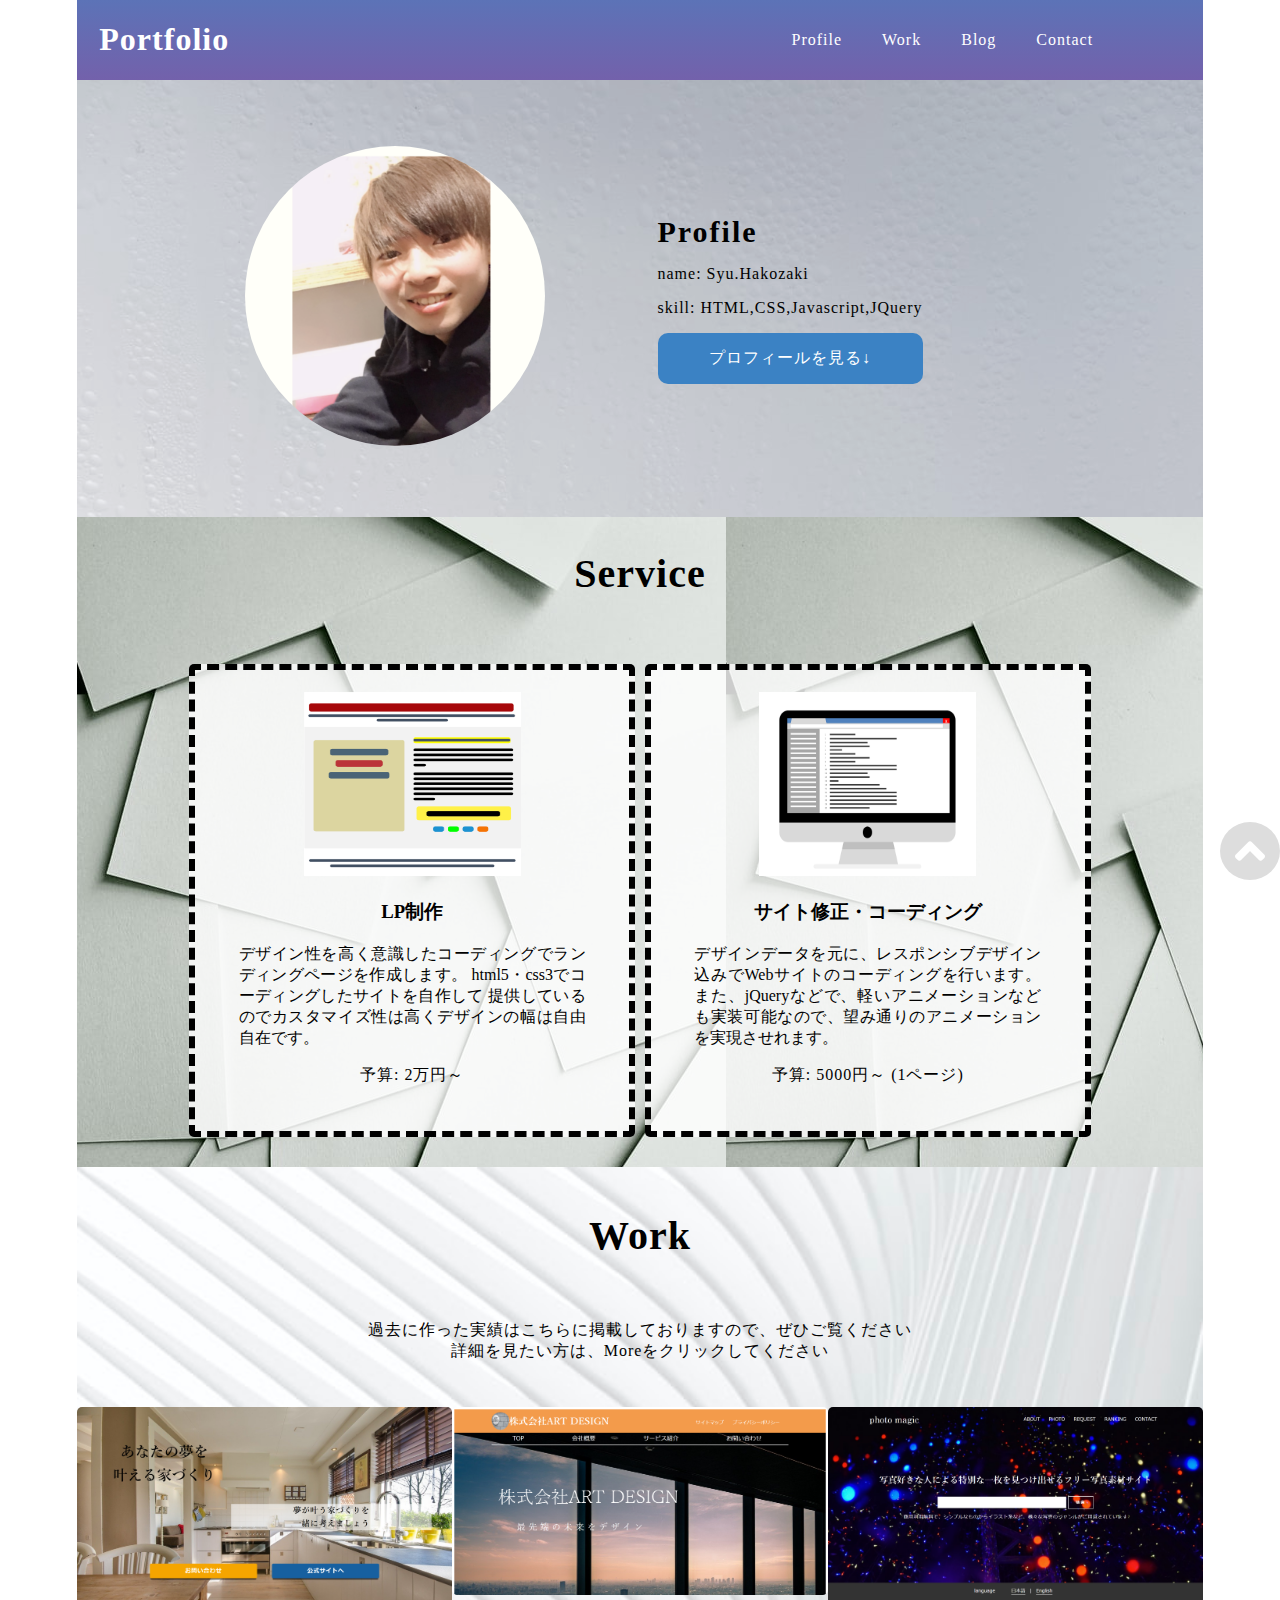
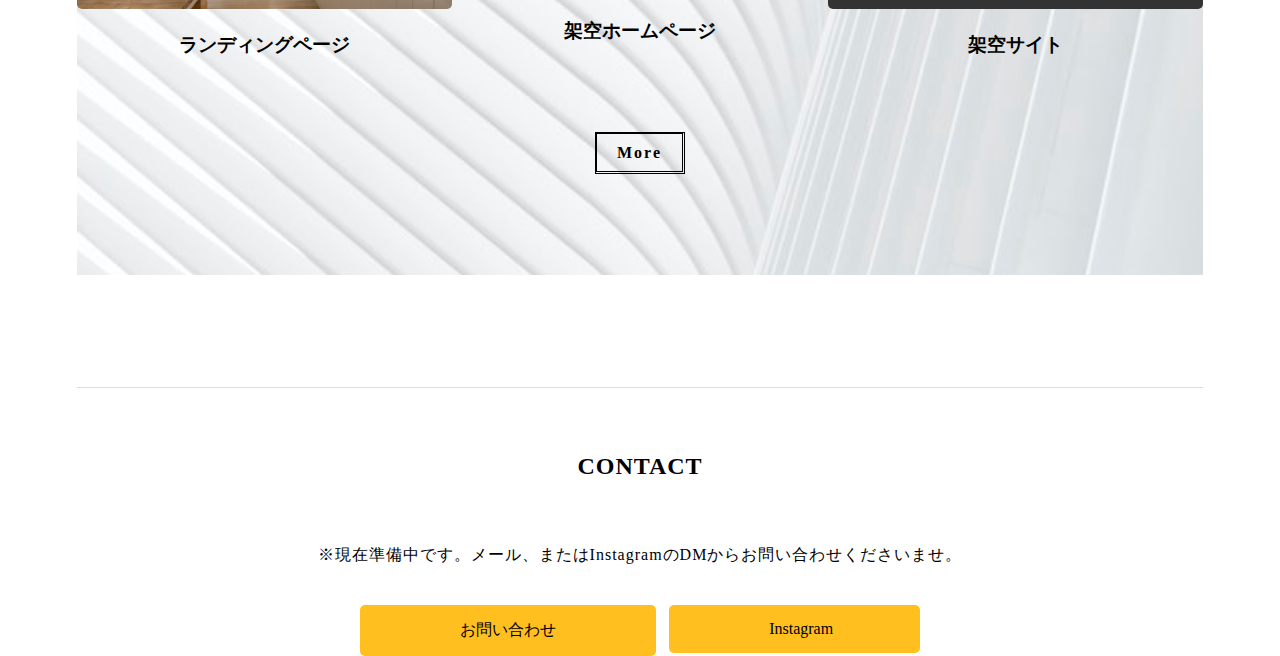
<file: index.html>
<!DOCTYPE html>
<html lang="ja" dir="ltr">
  <head>
    <meta charset="utf-8">
    <title>portfoilo</title>
    <meta name="viewport" content="width=device-width,initial-scale=1.0">
    <link rel="stylesheet" href="https://syu-h81.github.io/my-portfolio/style.css">
    <link rel="stylesheet" href="https://syu-h81.github.io/my-portfolio/responsive.css">
    <link href="https://use.fontawesome.com/releases/v5.6.1/css/all.css" rel="stylesheet">
    <script src="https://ajax.googleapis.com/ajax/libs/jquery/2.1.4/jquery.min.js">
    </script>
  </head>
  <body>
    <header id="header">
      <div class="container">
        <div class="header-left">
          <h1 class="title">Portfolio</h1>
        </div>
        <div class="header-right">
          <ul class="main-nav">
            <span class="menu-icon"><i id="menu-show" class="fas fa-bars fa-2x"></i></span>
            <a href="https://syu-h81.github.io/my-portfolio/index.html"><li>Profile</li></a>
            <a href="https://syu-h81.github.io/my-portfolio/works.html"><li>Work</li></a>
            <a href="https://suyworld.com/"><li>Blog</li></a>
            <a href="#"><li>Contact</li></a>
          </ul>
        </div>
      </div>
    </header>
    <div class="menu-nav-wrapper">
      <div class="container">
        <ul class="phone-main-nav">
          <a href="https://syu-h81.github.io/my-portfolio/index.html"><li>Profile</li></a>
          <a href="https://syu-h81.github.io/my-portfolio/works.html"><li>Work</li></a>
          <a href="https://suyworld.com/"><li>Blog</li></a>
          <a href="#"><li>Contact</li></a>
        </ul>
      </div>
    </div>


    <div class="top-wrapper">
      <div class="container">
        <div class="profile-img">
          <img class="my-icon" src="https://syu-h81.github.io/my-portfolio/my-icon.jpg" alt="">
        </div>
        <div class="profile-content">
          <h2 class="profile">Profile</h2>
          <p class="my-name">name: Syu.Hakozaki</p>
          <p class="my-skill">skill: HTML,CSS,Javascript,JQuery</p>
          <div class="btn">プロフィールを見る↓</div>
        </div>
      </div>
    </div>


    <div class="profile-wrapper">
      <div class="container">
        <div class="profile-contents">
          <h2 class="sub-title">自分のプロフィール</h2>
          <p class="text-profile">
            広島県の因島という場所に生まれる。<br>
            自然豊かな島の高校を卒業後、大学進学のため上京。<br>
            <br>
            大学を中退後、得た情報や知識を発信したいと思い、独学でwordpressでWEBサイトを公開。<br>
            記事に見出しをつけたりなど、自分で出来る簡単なデザインをコーディングした。<br>
            出来上がった作品を見て、もっとレベルの高いデザインをしたいと思い、オリジナルサイト・HPなどの模写を制作。<br>
            そして、制作物を見てもらえるようポートフォリオを制作。<br>
            その時に、デザイン制作を「楽しい」と実感し、そのままweb業界に参入。<br>
            <br>
            今後は、WEBディレクターやフロントエンドエンジニアとして活躍していく。
          </p>
          <h2 class="sub-title">さらに詳しく</h2>
          <p class="text-profile">
            【趣味】パソコンをすること、散歩、夜景<br>
            【特技】アクロバット、相談を聞く、紙を破る効果音<br>
            【好きな食べ物】トマト、ドリア、寿司<br>
            【好きな飲み物】ストレートティー、ウーロン茶<br>
            【好きな言葉】才色兼備<br>
            【好きな本】ビジネス本、参考書<br>
            【今年の座右の銘】来年から本気出す
          </p>
        </div>
      </div>
    </div>


    <div class="service-wrapper">
      <div class="container">
        <h2 class="service-sub-title">Service</h2>
        <div class="service-contents">
          <div id="service-color1" class="service">
            <img class="service-img" src="https://syu-h81.github.io/my-portfolio/service-img1.png" alt="">
            <h3 class="service-name">LP制作</h3>
            <p class="text-service">
              デザイン性を高く意識したコーディングでランディングページを作成します。
              html5・css3でコーディングしたサイトを自作して
              提供しているのでカスタマイズ性は高くデザインの幅は自由自在です。
             </p>
             <span class="price">予算: 2万円～</span>
          </div>
          <div id="service-color2" class="service">
            <img class="service-img" src="https://syu-h81.github.io/my-portfolio/service-img2.png" alt="">
            <h3 class="service-name">サイト修正・コーディング</h3>
            <p class="text-service">
              デザインデータを元に、レスポンシブデザイン込みでWebサイトのコーディングを行います。
              また、jQueryなどで、軽いアニメーションなども実装可能なので、望み通りのアニメーションを実現させれます。
            </p>
             <span class="price">予算: 5000円～ (1ページ)</span>
          </div>
        </div>
      </div>
    </div>


    <div class="top-works-wrapper">
      <div class="container">
        <h2 class="top-works-title">Work</h2>
        <p class="text-top-works">過去に作った実績はこちらに掲載しておりますので、ぜひご覧ください<br>
          詳細を見たい方は、Moreをクリックしてください
        </p>
        <div class="works">
          <div class="work">
            <img class="work-img" src="https://syu-h81.github.io/my-portfolio/content-img-portfolio7.png" alt="">
            <h3 class="work-sub-title">ランディングページ</h3>
          </div>
          <div class="work">
            <img class="work-img" src="https://syu-h81.github.io/my-portfolio/content-img-portfolio2.png" alt="">
            <h3 class="work-sub-title">架空ホームページ</h3>
          </div>
          <div class="work">
            <img class="work-img" src="https://syu-h81.github.io/my-portfolio/portfolio6.png" alt="">
            <h3 class="work-sub-title">架空サイト</h3>
          </div>
        </div>
        <a class="works-btn" href="works.html">More</a>
      </div>
    </div>
    
    <div class="contact-wrapper">
      <div class="container">
        <h2 class="contact-sub-title">CONTACT</h2>
        <p class="text-contact">※現在準備中です。メール、またはInstagramのDMからお問い合わせくださいませ。</p>
        <div class="contact-btns">
          <a href="mailto:syu56981@gmail.com">
            <div class="contact-btn">お問い合わせ</div>
          </a>
          <a href="https://www.instagram.com/syu_web_design">
            <div id="instagram-contact" class="contact-btn">Instagram</div>
          </a>
        </div>
      </div>
    </div>
    
    <div id="page-top">
      <a class="page-top-btn" href="#header"><i class="fas fa-angle-up fa-3x"></i></a>
    </div>
    <script src="https://syu-h81.github.io/my-portfolio/script.js">
    </script>
  </body>
</html>
</file>
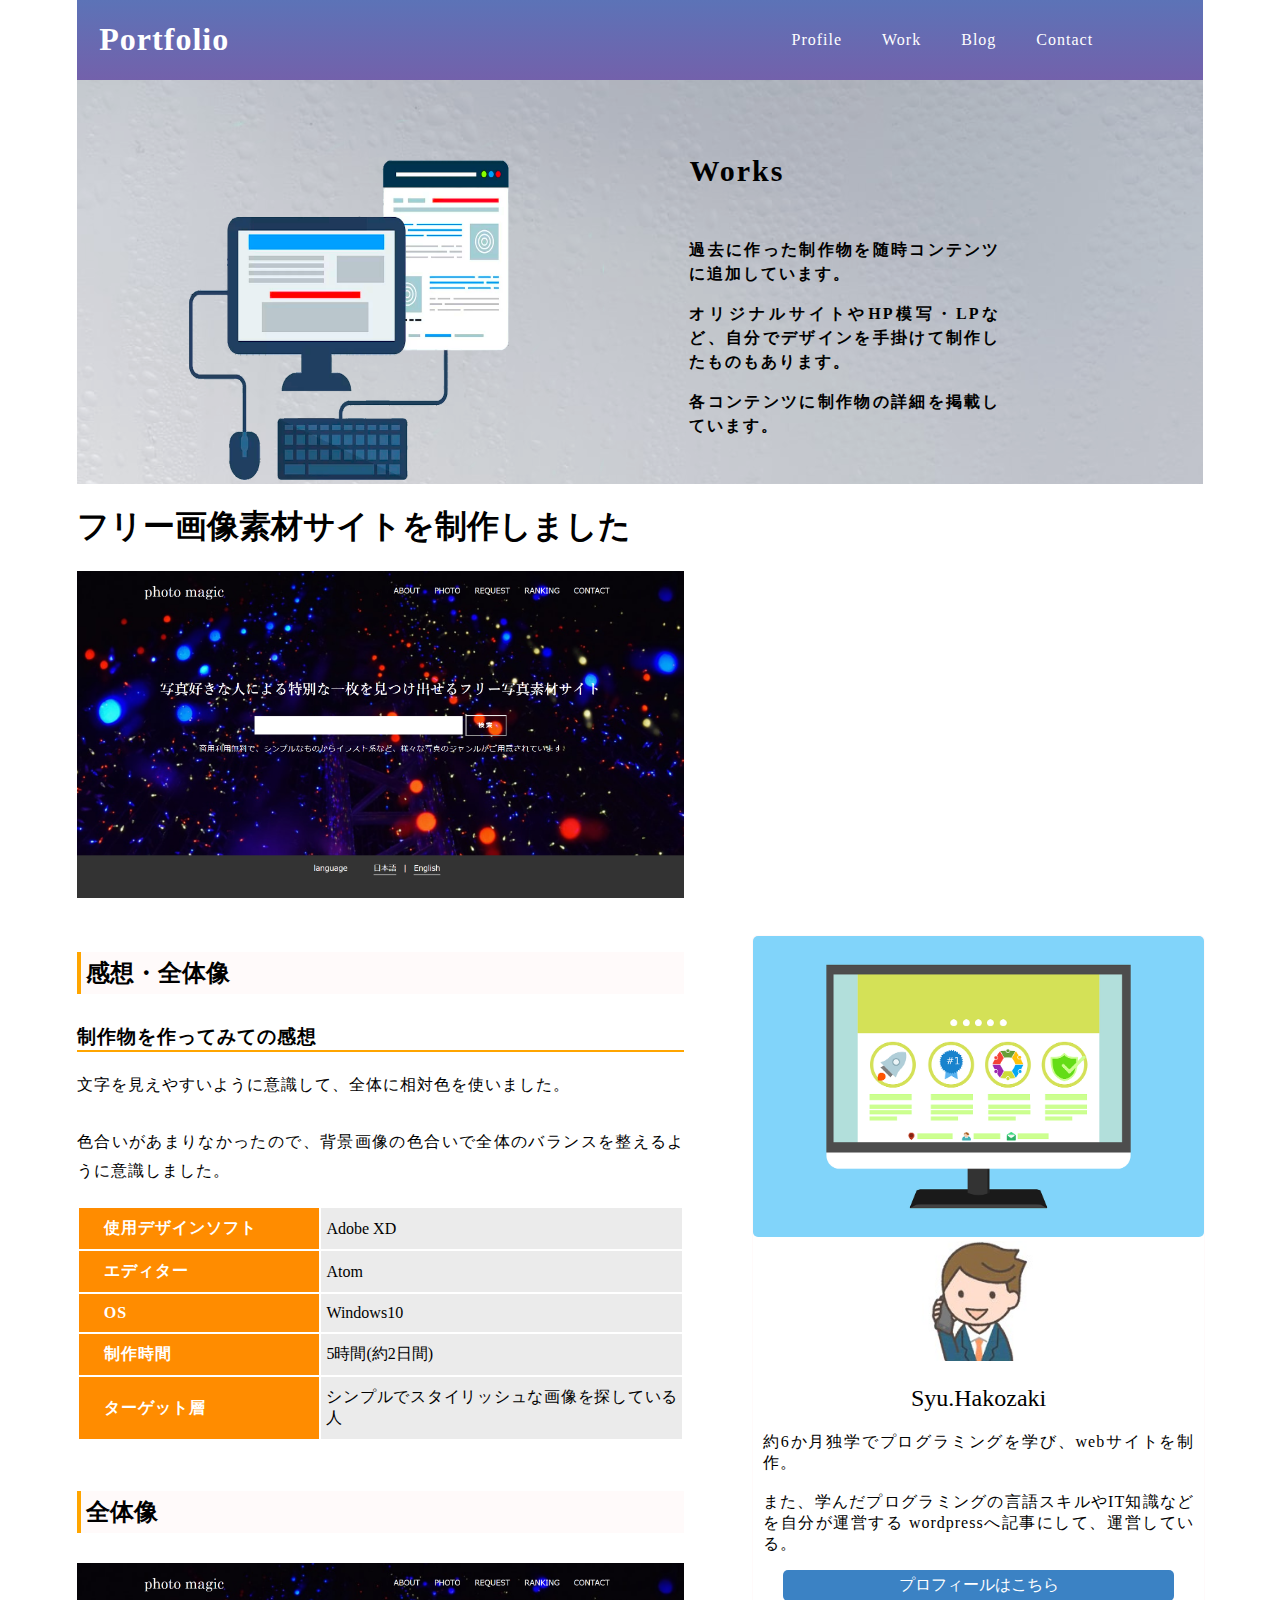
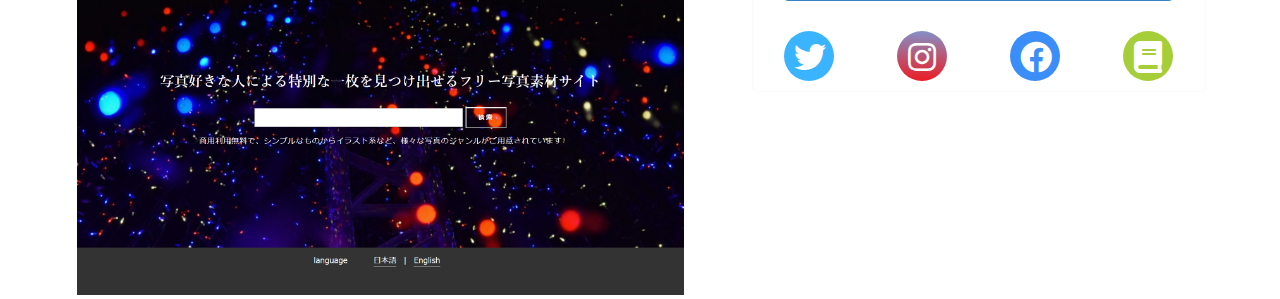
<file: production2.html>
<!DOCTYPE html>
<html lang="ja" dir="ltr">
  <head>
    <meta charset="utf-8">
    <title></title>
    <meta name="viewport" content="width=device-width,initial-scale=1.0">
    <link rel="stylesheet" href="https://syu-h81.github.io/my-portfolio/style.css">
    <link rel="stylesheet" href="https://syu-h81.github.io/my-portfolio/responsive.css">
    <link href="https://use.fontawesome.com/releases/v5.6.1/css/all.css" rel="stylesheet">
    <script src="https://ajax.googleapis.com/ajax/libs/jquery/2.1.4/jquery.min.js">
    </script>
  </head>
  <body>
    <header>
      <div class="container">
        <div class="header-left">
          <h1 class="title">Portfolio</h1>
        </div>
        <div class="header-right">
          <ul class="main-nav">
            <span class="menu-icon"><i id="menu-show" class="fas fa-bars fa-2x"></i></span>
            <a href="https://syu-h81.github.io/my-portfolio/index.html"><li>Profile</li></a>
            <a href="https://syu-h81.github.io/my-portfolio/works.html"><li>Work</li></a>
            <a href="https://suyworld.com/"><li>Blog</li></a>
            <a href="#"><li>Contact</li></a>
          </ul>
        </div>
      </div>
    </header>
    <div class="menu-nav-wrapper">
      <div class="container">
        <ul class="phone-main-nav">
          <a href="https://syu-h81.github.io/my-portfolio/index.html"><li>Profile</li></a>
          <a href="https://syu-h81.github.io/my-portfolio/works.html"><li>Work</li></a>
          <a href="https://suyworld.com/"><li>Blog</li></a>
          <a href="#"><li>Contact</li></a>
        </ul>
      </div>
    </div>
    <div class="top-wrapper production-top-wrapper">
      <div class="container works-container">
        <div class="production-img-contents">
          <img class="production-img" src="https://syu-h81.github.io/my-portfolio/gimp3.png" alt="">
        </div>
        <div class="works-profile">
          <h2 class="works-title">Works</h2>
          <p class="text-works">過去に作った制作物を随時コンテンツに追加しています。</p>
          <p class="text-works">オリジナルサイトやHP模写・LPなど、自分でデザインを手掛けて制作したものもあります。</p>
          <p class="text-works">各コンテンツに制作物の詳細を掲載しています。</p>
        </div>
      </div>
    </div>
    <div class="production-wrapper">
      <div class="container production-container">
        <div class="production-left">
          <h1 class="main-title">フリー画像素材サイトを制作しました</h1>
          <img class="production-top-img" src="https://syu-h81.github.io/my-portfolio/portfolio6.png" alt="">
          <h2 class="production-title">感想・全体像</h2>
          <h3 class="production-sub-title">制作物を作ってみての感想</h3>
          <p class="text-production">
            文字を見えやすいように意識して、全体に相対色を使いました。<br>
            <br>
            色合いがあまりなかったので、背景画像の色合いで全体のバランスを整えるように意識しました。
          </p>
          <table>
            <tr>
              <td class="td-title">使用デザインソフト</td>
              <td class="text-td">Adobe XD</td>
            </tr>
            <tr>
              <td class="td-title">エディター</td>
              <td class="text-td">Atom</td>
            </tr>
            <tr>
              <td class="td-title">OS</td>
              <td class="text-td">Windows10</td>
            </tr>
            <tr>
              <td class="td-title">制作時間</td>
              <td class="text-td">5時間(約2日間)</td>
            </tr>
            <tr>
              <td class="td-title">ターゲット層</td>
              <td class="text-td">
                シンプルでスタイリッシュな画像を探している人
              </td>
            </tr>
          </table>
          <h2 class="production-title">全体像</h2>
          <a href="https://syu-h81.github.io/my-portfolio/portfolio6-1.png">
            <img class="portfolio" src="https://syu-h81.github.io/my-portfolio/portfolio6-1.png" alt="">
          </a>
        </div>
        <div class="contents-right">
          <div class="my-pro-content production-pro-content">
            <img class="my-pro-img" src="https://syu-h81.github.io/my-portfolio/my-pro-img1.png" alt="">
            <img src="https://syu-h81.github.io/my-portfolio/my-icon2.jpg" width="140px" height="120px" alt="">
            <h2 class="my-pro-name">Syu.Hakozaki</h2>
            <p class="text-pro">
              約6か月独学でプログラミングを学び、webサイトを制作。<br>
              <br>
              また、学んだプログラミングの言語スキルやIT知識などを自分が運営する
              wordpressへ記事にして、運営している。
            </p>
            <a href="index.html"><div class="my-pro-btn">プロフィールはこちら</div></a>
            <div class="my-sns">
              <div class="twitter sns">
                <a href="https://twitter.com/SuySuy_world"><i class="fab fa-twitter fa-2x"></i></a>
              </div>
              <div class="instagram sns">
                <a href="https://www.instagram.com/zww.hs818"><i class="fab fa-instagram fa-2x"></i></a>
              </div>
              <div class="facebook sns">
                <a href="https://www.facebook.com/0c110syu"><i class="fab fa-facebook fa-2x"></i></a>
              </div>
              <div class="my-pro sns">
                <a href="https://syu-h81.github.io/profile/"><i class="fas fa-book fa-2x"></i></a>
              </div>
            </div>
           </div>
         </div>
      </div>
    </div>
    <script src="script.js">
    </script>
  </body>
</html>
</file>
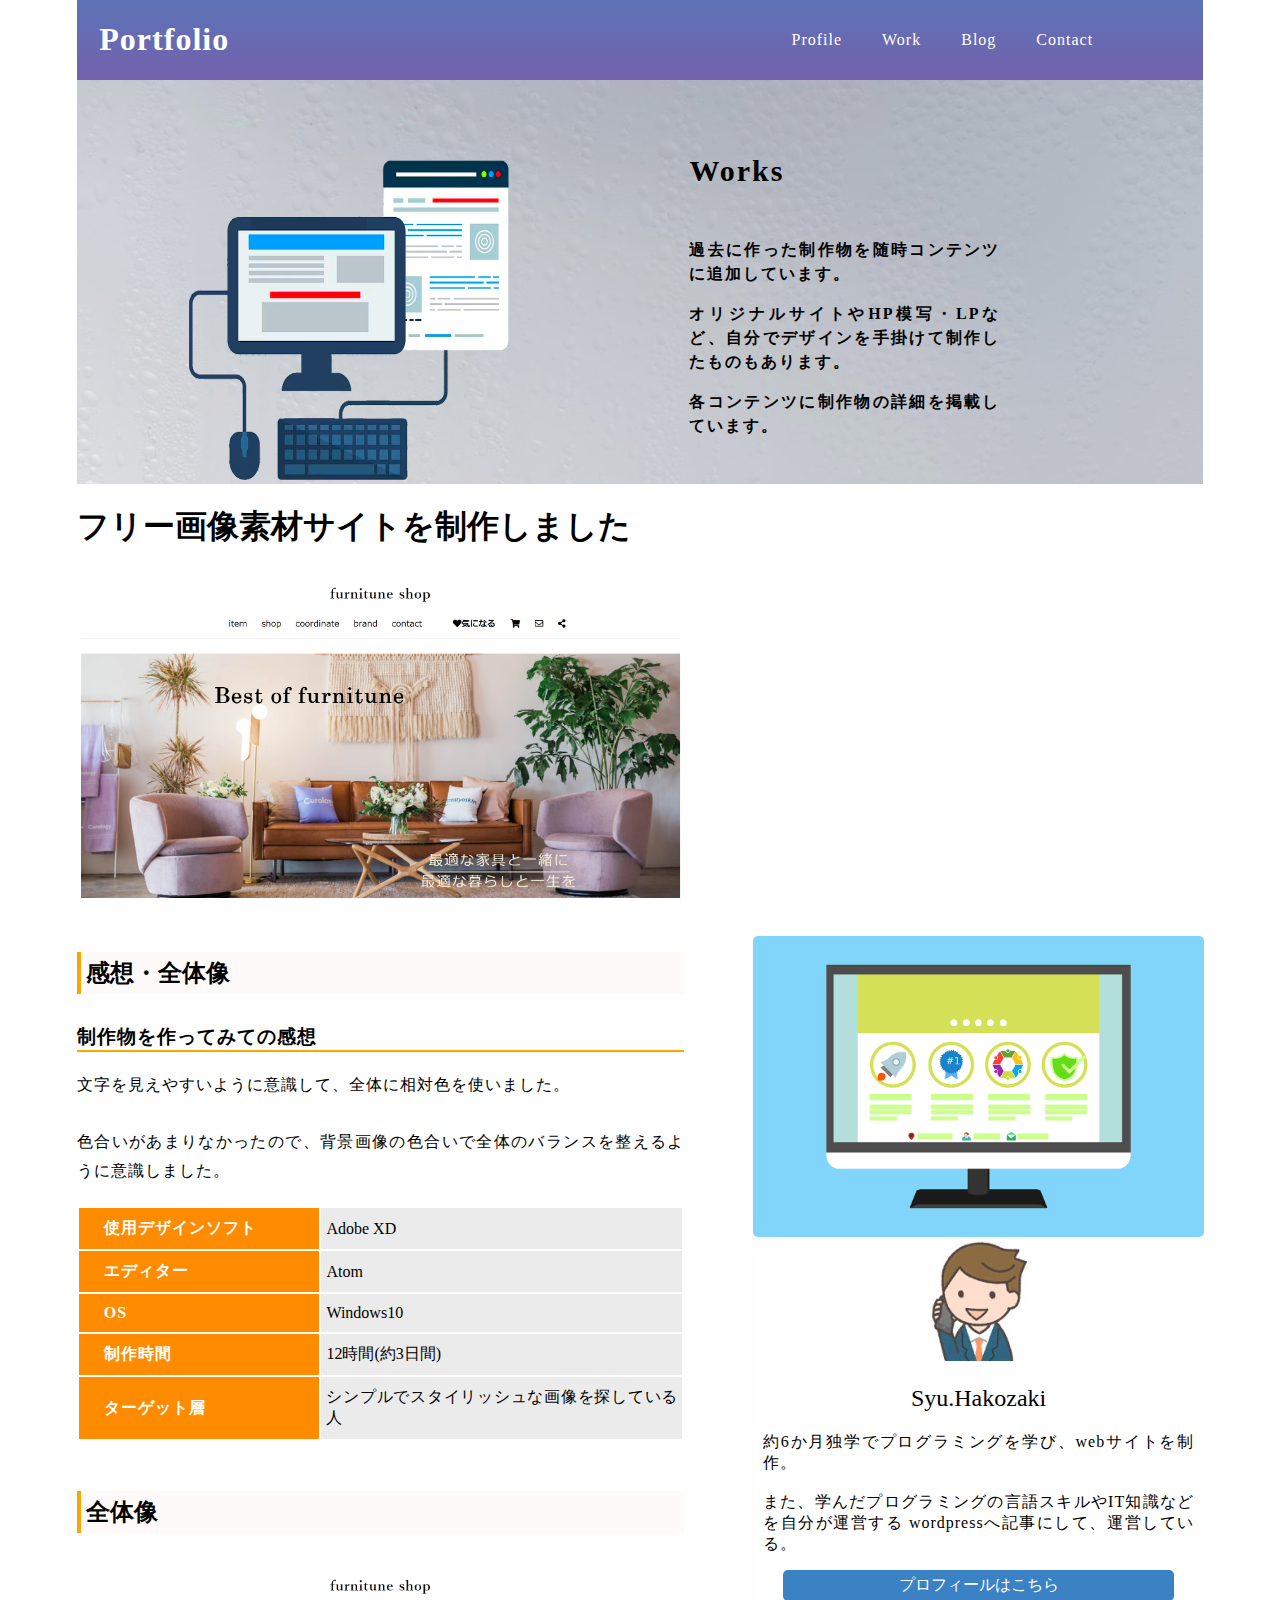
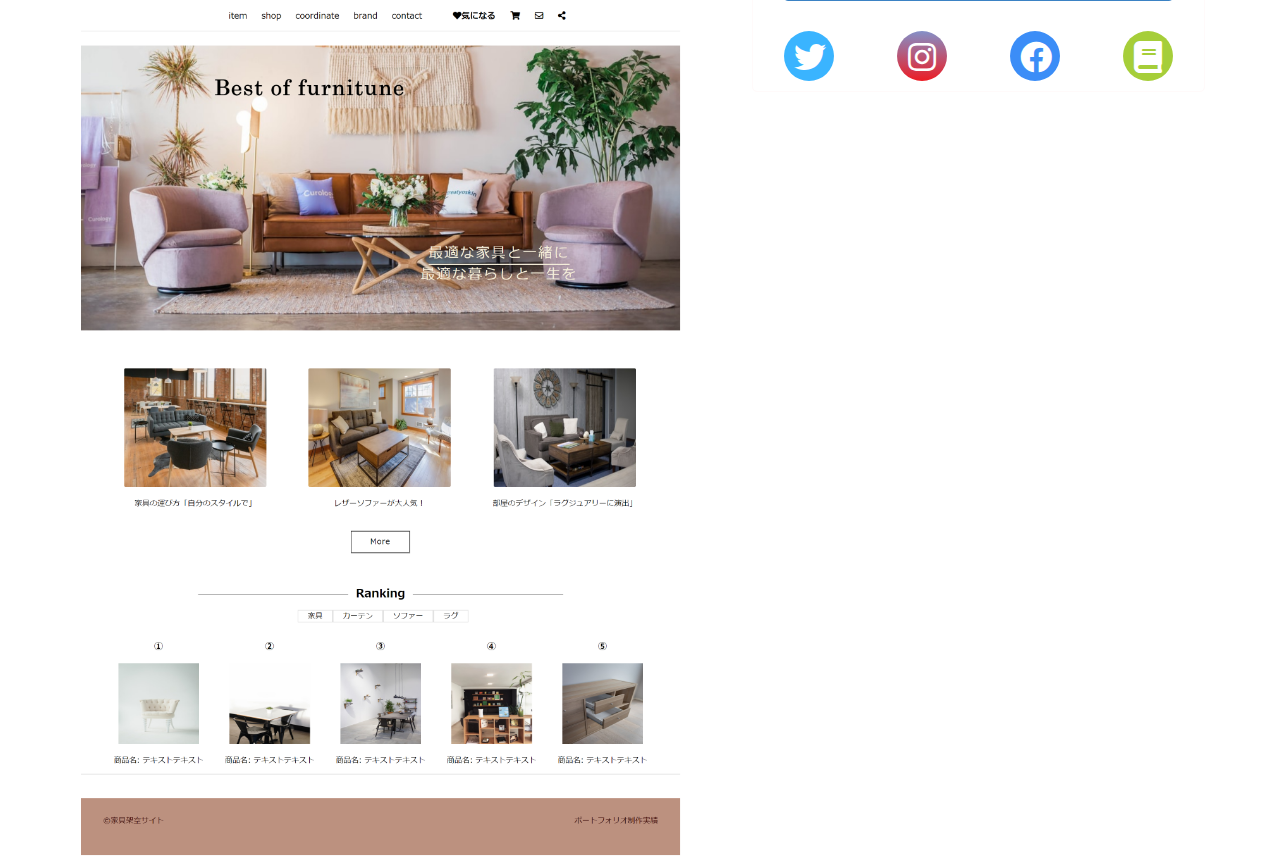
<file: production3.html>
<!DOCTYPE html>
<html lang="ja" dir="ltr">
  <head>
    <meta charset="utf-8">
    <title></title>
    <meta name="viewport" content="width=device-width,initial-scale=1.0">
    <link rel="stylesheet" href="https://syu-h81.github.io/my-portfolio/style.css">
    <link rel="stylesheet" href="https://syu-h81.github.io/my-portfolio/responsive.css">
    <link href="https://use.fontawesome.com/releases/v5.6.1/css/all.css" rel="stylesheet">
    <script src="https://ajax.googleapis.com/ajax/libs/jquery/2.1.4/jquery.min.js">
    </script>
  </head>
  <body>
    <header>
      <div class="container">
        <div class="header-left">
          <h1 class="title">Portfolio</h1>
        </div>
        <div class="header-right">
          <ul class="main-nav">
            <span class="menu-icon"><i id="menu-show" class="fas fa-bars fa-2x"></i></span>
            <a href="https://syu-h81.github.io/my-portfolio/index.html"><li>Profile</li></a>
            <a href="https://syu-h81.github.io/my-portfolio/works.html"><li>Work</li></a>
            <a href="https://suyworld.com/"><li>Blog</li></a>
            <a href="#"><li>Contact</li></a>
          </ul>
        </div>
      </div>
    </header>
    <div class="menu-nav-wrapper">
      <div class="container">
        <ul class="phone-main-nav">
          <a href="https://syu-h81.github.io/my-portfolio/index.html"><li>Profile</li></a>
          <a href="https://syu-h81.github.io/my-portfolio/works.html"><li>Work</li></a>
          <a href="https://suyworld.com/"><li>Blog</li></a>
          <a href="#"><li>Contact</li></a>
        </ul>
      </div>
    </div>
    <div class="top-wrapper production-top-wrapper">
      <div class="container works-container">
        <div class="production-img-contents">
          <img class="production-img" src="https://syu-h81.github.io/my-portfolio/gimp3.png" alt="">
        </div>
        <div class="works-profile">
          <h2 class="works-title">Works</h2>
          <p class="text-works">過去に作った制作物を随時コンテンツに追加しています。</p>
          <p class="text-works">オリジナルサイトやHP模写・LPなど、自分でデザインを手掛けて制作したものもあります。</p>
          <p class="text-works">各コンテンツに制作物の詳細を掲載しています。</p>
        </div>
      </div>
    </div>
    <div class="production-wrapper">
      <div class="container production-container">
        <div class="production-left">
          <h1 class="main-title">フリー画像素材サイトを制作しました</h1>
          <img class="production-top-img" src="https://syu-h81.github.io/my-portfolio/content-img-portfolio5.png" alt="">
          <h2 class="production-title">感想・全体像</h2>
          <h3 class="production-sub-title">制作物を作ってみての感想</h3>
          <p class="text-production">
            文字を見えやすいように意識して、全体に相対色を使いました。<br>
            <br>
            色合いがあまりなかったので、背景画像の色合いで全体のバランスを整えるように意識しました。
          </p>
          <table>
            <tr>
              <td class="td-title">使用デザインソフト</td>
              <td class="text-td">Adobe XD</td>
            </tr>
            <tr>
              <td class="td-title">エディター</td>
              <td class="text-td">Atom</td>
            </tr>
            <tr>
              <td class="td-title">OS</td>
              <td class="text-td">Windows10</td>
            </tr>
            <tr>
              <td class="td-title">制作時間</td>
              <td class="text-td">12時間(約3日間)</td>
            </tr>
            <tr>
              <td class="td-title">ターゲット層</td>
              <td class="text-td">
                シンプルでスタイリッシュな画像を探している人
              </td>
            </tr>
          </table>
          <h2 class="production-title">全体像</h2>
          <a href="https://syu-h81.github.io/my-portfolio/portfolio5.png">
            <img class="portfolio" src="https://syu-h81.github.io/my-portfolio//portfolio5.png" alt="">
          </a>
        </div>
        <div class="contents-right">
          <div class="my-pro-content production-pro-content">
            <img class="my-pro-img" src="https://syu-h81.github.io/my-portfolio/my-pro-img1.png" alt="">
            <img src="https://syu-h81.github.io/my-portfolio/my-icon2.jpg" width="140px" height="120px" alt="">
            <h2 class="my-pro-name">Syu.Hakozaki</h2>
            <p class="text-pro">
              約6か月独学でプログラミングを学び、webサイトを制作。<br>
              <br>
              また、学んだプログラミングの言語スキルやIT知識などを自分が運営する
              wordpressへ記事にして、運営している。
            </p>
            <a href="index.html"><div class="my-pro-btn">プロフィールはこちら</div></a>
            <div class="my-sns">
              <div class="twitter sns">
                <a href="https://twitter.com/SuySuy_world"><i class="fab fa-twitter fa-2x"></i></a>
              </div>
              <div class="instagram sns">
                <a href="https://www.instagram.com/zww.hs818"><i class="fab fa-instagram fa-2x"></i></a>
              </div>
              <div class="facebook sns">
                <a href="https://www.facebook.com/0c110syu"><i class="fab fa-facebook fa-2x"></i></a>
              </div>
              <div class="my-pro sns">
                <a href="https://syu-h81.github.io/profile/"><i class="fas fa-book fa-2x"></i></a>
              </div>
            </div>
           </div>
         </div>
      </div>
    </div>
    <script src="script.js">
    </script>
  </body>
</html>
</file>
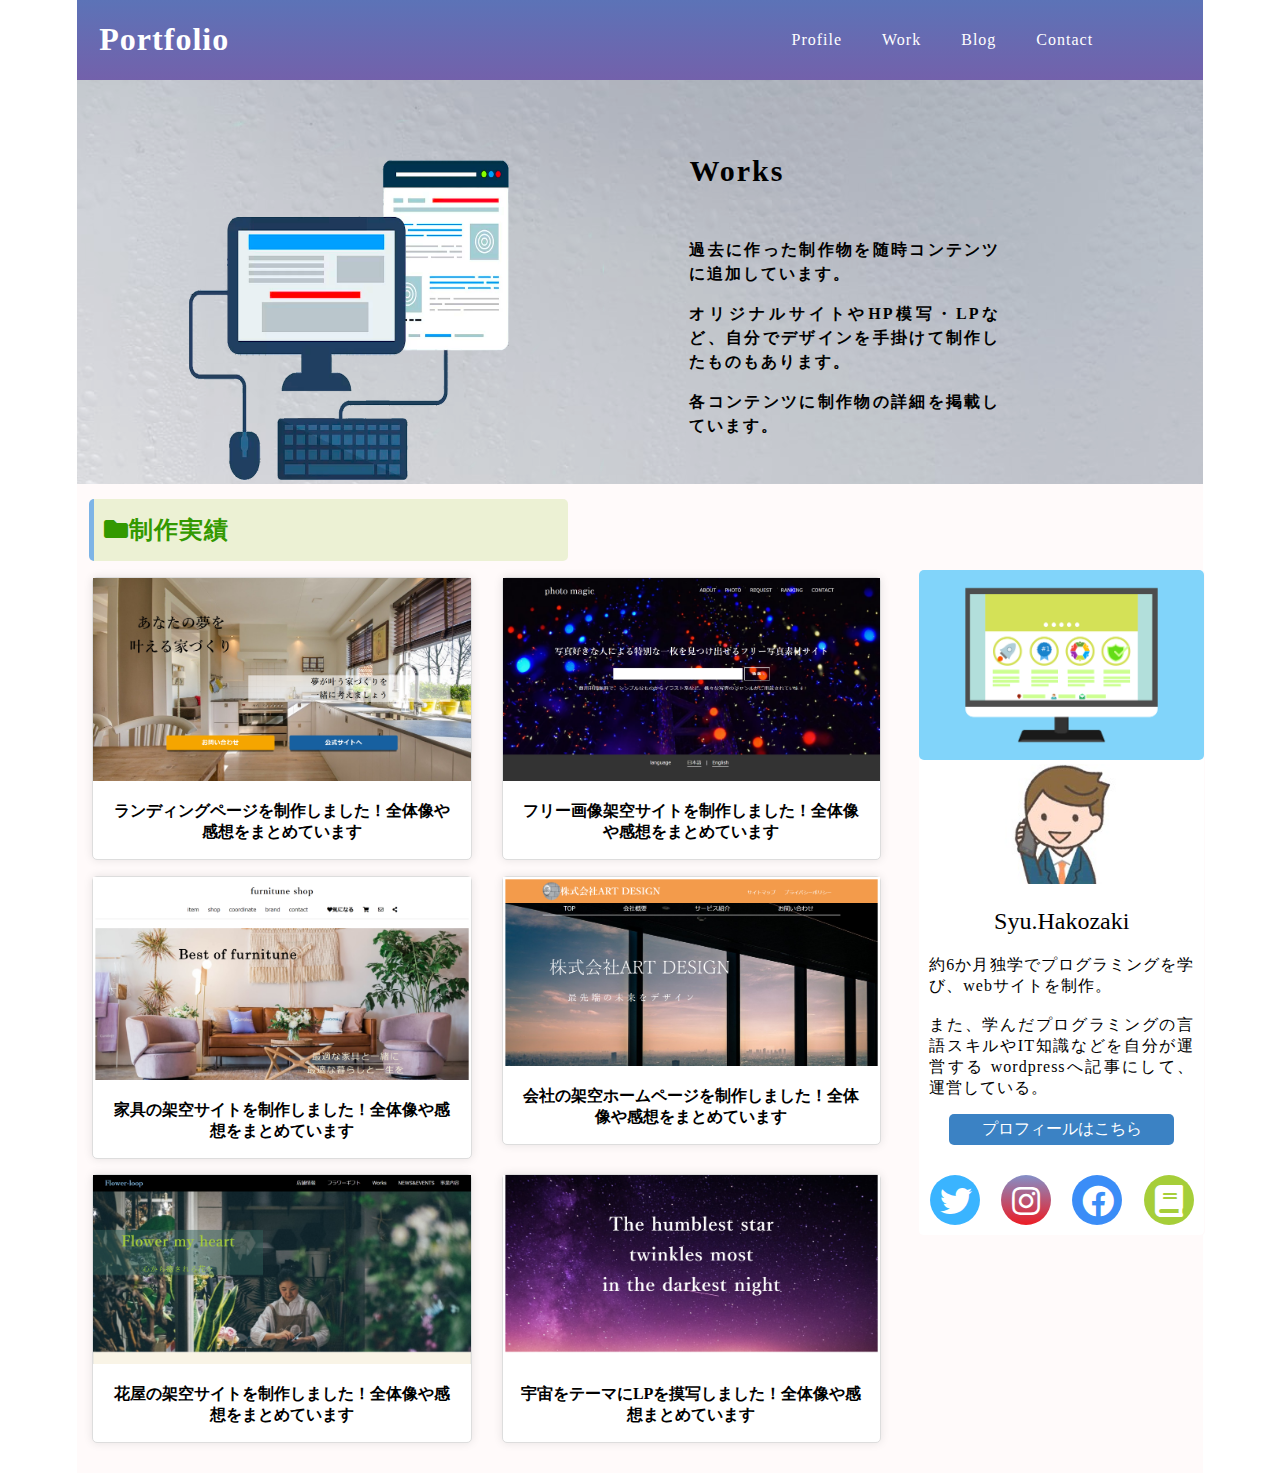
<file: works.html>
<!DOCTYPE html>
<html lang="ja">
  <head>
    <meta charset="utf-8">
    <title>portfoilo</title>
    <meta name="viewport" content="width=device-width,initial-scale=1.0">
    <link rel="stylesheet" href="https://syu-h81.github.io/my-portfolio/style.css">
    <link rel="stylesheet" href="https://syu-h81.github.io/my-portfolio/responsive.css">
    <link href="https://use.fontawesome.com/releases/v5.6.1/css/all.css" rel="stylesheet">
    <script src="https://ajax.googleapis.com/ajax/libs/jquery/2.1.4/jquery.min.js">
    </script>
  </head>

  <body>
    <header>
      <div class="container">
        <div class="header-left">
          <h1 class="title">Portfolio</h1>
        </div>
        <div class="header-right">
          <ul class="main-nav">
            <span class="menu-icon"><i id="menu-show" class="fas fa-bars fa-2x"></i></span>
            <a href="https://syu-h81.github.io/my-portfolio/index.html"><li>Profile</li></a>
            <a href="https://syu-h81.github.io/my-portfolio/works.html"><li>Work</li></a>
            <a href="https://suyworld.com/"><li>Blog</li></a>
            <a href="#"><li>Contact</li></a>
          </ul>
        </div>
      </div>
    </header>
    <div class="menu-nav-wrapper">
      <div class="container">
        <ul class="phone-main-nav">
          <a href="https://syu-h81.github.io/my-portfolio/index.html"><li>Profile</li></a>
          <a href="https://syu-h81.github.io/my-portfolio/works.html"><li>Work</li></a>
          <a href="https://suyworld.com/"><li>Blog</li></a>
          <a href="#"><li>Contact</li></a>
        </ul>
      </div>
    </div>
    <div class="top-wrapper production-top-wrapper">
      <div class="container works-container">
        <div class="production-img-contents">
          <img class="production-img" src="https://syu-h81.github.io/my-portfolio/gimp3.png" alt="">
        </div>
        <div class="works-profile">
          <h2 class="works-title">Works</h2>
          <p class="text-works">過去に作った制作物を随時コンテンツに追加しています。</p>
          <p class="text-works">オリジナルサイトやHP模写・LPなど、自分でデザインを手掛けて制作したものもあります。</p>
          <p class="text-works">各コンテンツに制作物の詳細を掲載しています。</p>
        </div>
      </div>
    </div>
    <div class="contents-wrapper">
      <div class="container">
        <div class="contents-left">
          <h2 class="sub-title contents-sub-title"><i class="fas fa-folder"></i>制作実績</h2>
          <div class="contents">
          <a href="production1.html">
            <div class="content">
              <img class="content-img" src="https://syu-h81.github.io/my-portfolio/content-img-portfolio7.png" alt="">
              <p class="text-content">ランディングページを制作しました！全体像や感想をまとめています</p>
            </div>
          </a>
          <a href="production2.html">
            <div class="content">
              <img class="content-img" src="https://syu-h81.github.io/my-portfolio/portfolio6.png" alt="">
              <p class="text-content">フリー画像架空サイトを制作しました！全体像や感想をまとめています</p>
            </div>
          </a>
          <a href="production3.html">
            <div class="content">
              <img class="content-img" src="https://syu-h81.github.io/my-portfolio/content-img-portfolio5.png" alt="">
              <p class="text-content">家具の架空サイトを制作しました！全体像や感想をまとめています</p>
            </div>
          </a>
          <a href="production4.html">
            <div class="content">
              <img class="content-img" src="https://syu-h81.github.io/my-portfolio/content-img-portfolio2.png" alt="">
              <p class="text-content">会社の架空ホームページを制作しました！全体像や感想をまとめています</p>
            </div>
          </a>
          <a href="production5.html">
            <div class="content">
              <img class="content-img" src="https://syu-h81.github.io/my-portfolio/content-img-portfolio4.png" alt="">
              <p class="text-content">花屋の架空サイトを制作しました！全体像や感想をまとめています</p>
            </div>
          </a>
          <a href="production6.html">
            <div class="content">
              <img class="content-img" src="https://syu-h81.github.io/my-portfolio/content-img-portfolio8.png" alt="">
              <p class="text-content">宇宙をテーマにLPを摸写しました！全体像や感想まとめています</p>
            </div>
          </a>
          </div>
        </div>
        <div class="contents-right">
          <div class="my-pro-content">
            <img class="my-pro-img" src="https://syu-h81.github.io/my-portfolio/my-pro-img1.png" alt="">
            <img src="https://syu-h81.github.io/my-portfolio/my-icon2.jpg" width="140px" height="120px" alt="">
            <h2 class="my-pro-name">Syu.Hakozaki</h2>
            <p class="text-pro">
              約6か月独学でプログラミングを学び、webサイトを制作。<br>
              <br>
              また、学んだプログラミングの言語スキルやIT知識などを自分が運営する
              wordpressへ記事にして、運営している。
            </p>
            <a href="index.html"><div class="my-pro-btn">プロフィールはこちら</div></a>
            <div class="my-sns">
              <div class="twitter sns">
                <a href="https://twitter.com/SuySuy_world"><i class="fab fa-twitter fa-2x"></i></a>
              </div>
              <div class="instagram sns">
                <a href="https://www.instagram.com/zww.hs818"><i class="fab fa-instagram fa-2x"></i></a>
              </div>
              <div class="facebook sns">
                <a href="https://www.facebook.com/0c110syu"><i class="fab fa-facebook fa-2x"></i></a>
              </div>
              <div class="my-pro sns">
                <a href="https://syu-h81.github.io/profile/"><i class="fas fa-book fa-2x"></i></a>
              </div>
            </div>
           </div>
         </div>
     </div>
    </div>
    <script src="https://syu-h81.github.io/my-portfolio/script.js">
    </script>
    </body>
</html>
</file>
